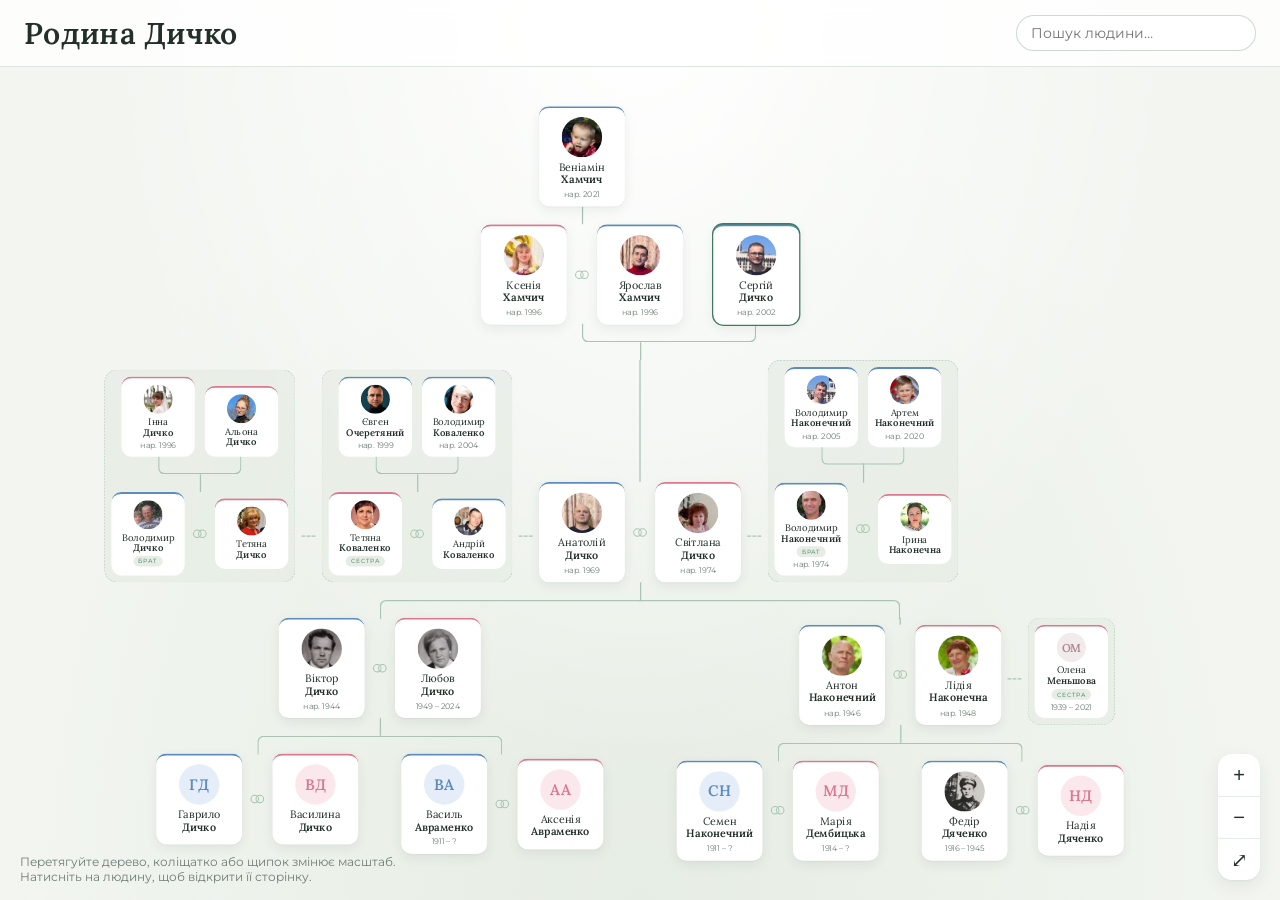
<file: index.html>
<!doctype html>
<html lang="uk">
<head>
  <meta charset="utf-8">
  <meta name="viewport" content="width=device-width, initial-scale=1">
  <title>Родина Дичко</title>
  <meta name="description" content="Родинне дерево родини Дичко: Дичко, Наконечні, Авраменки, Дяченки. Історії, фото й документи.">
  <meta property="og:type" content="website">
  <meta property="og:site_name" content="Родина Дичко">
  <meta property="og:title" content="Родина Дичко">
  <meta property="og:description" content="Родинне дерево: Дичко, Наконечні, Авраменки, Дяченки. Історії, фото й документи.">
  <meta property="og:url" content="https://family.dychkos.dev/">
  <meta property="og:image" content="https://family.dychkos.dev/og.png">
  <meta property="og:image:width" content="1200">
  <meta property="og:image:height" content="630">
  <meta property="og:locale" content="uk_UA">
  <meta name="twitter:card" content="summary_large_image">
  <meta name="twitter:image" content="https://family.dychkos.dev/og.png">
  <link rel="preconnect" href="https://fonts.googleapis.com">
  <link rel="preconnect" href="https://fonts.gstatic.com" crossorigin>
  <link href="https://fonts.googleapis.com/css2?family=Lora:ital,wght@0,500;0,600;1,500&family=Montserrat:wght@400;500;600&display=swap" rel="stylesheet">
  <link rel="stylesheet" href="css/style.css">
</head>
<body class="page-tree">
  <header class="topbar">
    <div class="brand">
      <h1 id="title">Родинне дерево</h1>
      <p id="subtitle"></p>
    </div>
    <div class="tools">
      <div class="search">
        <input id="search" type="search" placeholder="Пошук людини…" autocomplete="off" aria-label="Пошук людини">
        <ul id="search-results" class="search-results" hidden></ul>
      </div>
    </div>
  </header>

  <main id="viewport" class="viewport">
    <div id="tree" class="tree"></div>
  </main>

  <div class="zoom" role="group" aria-label="Масштаб">
    <button id="zoom-in" title="Збільшити" aria-label="Збільшити">+</button>
    <button id="zoom-out" title="Зменшити" aria-label="Зменшити">−</button>
    <button id="zoom-fit" title="Вмістити все" aria-label="Вмістити все">⤢</button>
  </div>

  <p class="hint">Перетягуйте дерево, коліщатко або щипок змінює масштаб. Натисніть на людину, щоб відкрити її сторінку.</p>

  <script src="data/family.js"></script>
  <script src="js/common.js"></script>
  <script src="js/tree.js"></script>
</body>
</html>
</file>
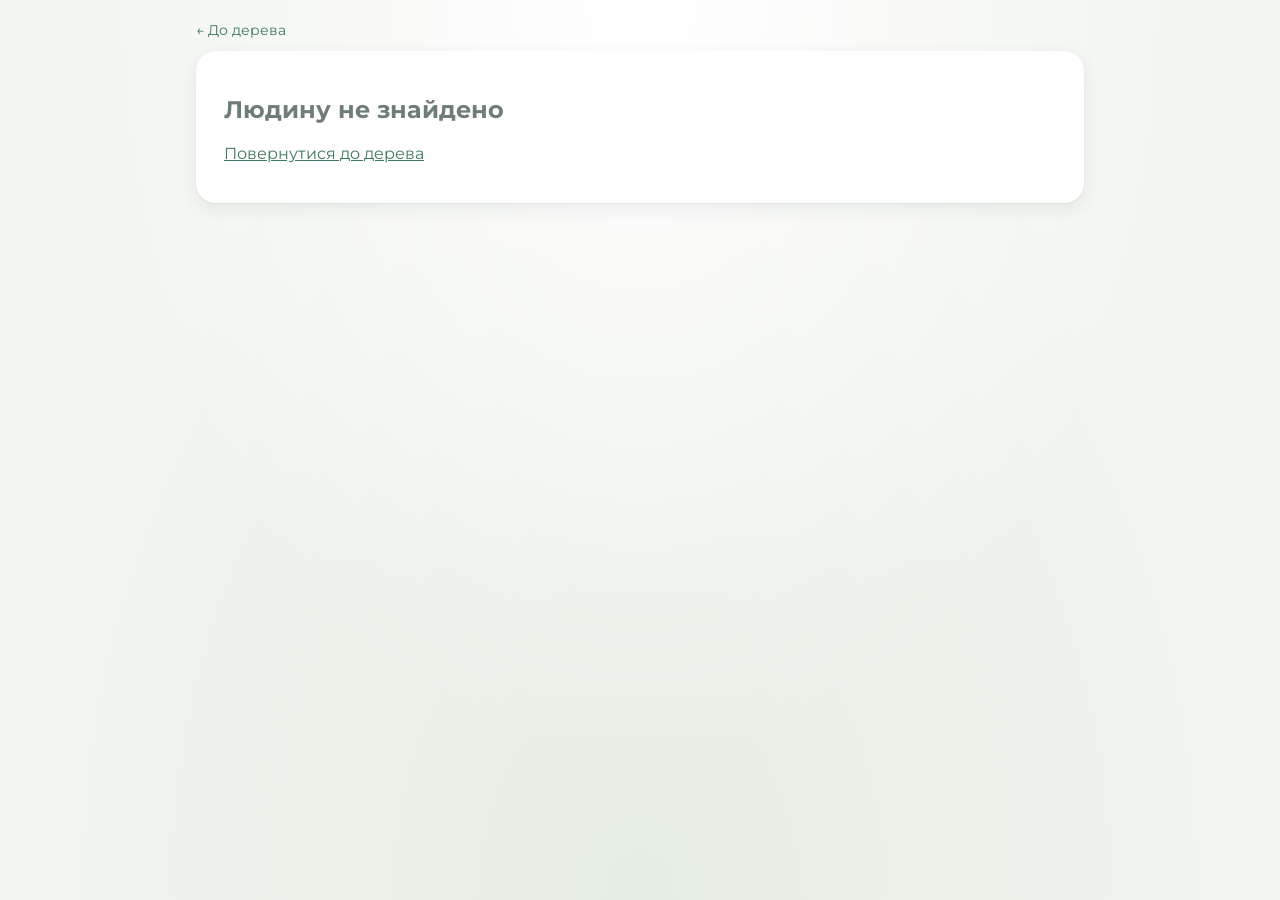
<file: person.html>
<!doctype html>
<html lang="uk">
<head>
  <meta charset="utf-8">
  <meta name="viewport" content="width=device-width, initial-scale=1">
  <title>Родина Дичко</title>
  <meta name="description" content="Родинне дерево родини Дичко: Дичко, Наконечні, Авраменки, Дяченки. Історії, фото й документи.">
  <meta property="og:type" content="website">
  <meta property="og:site_name" content="Родина Дичко">
  <meta property="og:title" content="Родина Дичко">
  <meta property="og:description" content="Родинне дерево: Дичко, Наконечні, Авраменки, Дяченки. Історії, фото й документи.">
  <meta property="og:image" content="https://family.dychkos.dev/og.png">
  <meta property="og:image:width" content="1200">
  <meta property="og:image:height" content="630">
  <meta property="og:locale" content="uk_UA">
  <meta name="twitter:card" content="summary_large_image">
  <meta name="twitter:image" content="https://family.dychkos.dev/og.png">
  <link rel="preconnect" href="https://fonts.googleapis.com">
  <link rel="preconnect" href="https://fonts.gstatic.com" crossorigin>
  <link href="https://fonts.googleapis.com/css2?family=Lora:ital,wght@0,500;0,600;1,500&family=Montserrat:wght@400;500;600&display=swap" rel="stylesheet">
  <link rel="stylesheet" href="css/style.css">
</head>
<body class="page-person">
  <nav class="crumbs">
    <a id="back" href="index.html">← До дерева</a>
  </nav>
  <main id="person" class="person"></main>

  <script src="data/family.js"></script>
  <script src="js/common.js"></script>
  <script src="js/person.js"></script>
</body>
</html>
</file>
<file: css/style.css>
:root {
  --bg: #f2f5f0;
  --bg-2: #e6ede4;
  --paper: #ffffff;
  --ink: #23302a;
  --muted: #6e7d75;
  --line: #a9c4b2;
  --accent: #3d7a5e;
  --m: #5b8bc0;
  --f: #d9788f;
  --m-soft: #e5eef8;
  --f-soft: #fbe8ec;
  --shadow: 0 1px 2px rgba(35, 60, 45, .06), 0 6px 18px rgba(35, 60, 45, .08);
  --shadow-hover: 0 2px 4px rgba(35, 60, 45, .08), 0 14px 28px rgba(35, 60, 45, .14);
  --serif: "Lora", Georgia, serif;
  --sans: "Montserrat", system-ui, -apple-system, sans-serif;
  color-scheme: light;
}

@media (prefers-color-scheme: dark) {
  :root {
    --bg: #161c19;
    --bg-2: #1d2521;
    --paper: #232c27;
    --ink: #e8efe9;
    --muted: #9aaba1;
    --line: #4f6b5b;
    --accent: #7fc4a0;
    --m: #8db5e0;
    --f: #ee9fb1;
    --m-soft: #26323f;
    --f-soft: #3a2a30;
    --shadow: 0 1px 2px rgba(0, 0, 0, .3), 0 6px 18px rgba(0, 0, 0, .3);
    --shadow-hover: 0 2px 4px rgba(0, 0, 0, .35), 0 14px 28px rgba(0, 0, 0, .4);
    color-scheme: dark;
  }
}

* { box-sizing: border-box; }
[hidden] { display: none !important; }

html, body { margin: 0; }

body {
  font-family: var(--sans);
  color: var(--ink);
  background: var(--bg);
  background-image: radial-gradient(ellipse at top, var(--paper) 0%, transparent 60%),
                    radial-gradient(ellipse at bottom, var(--bg-2) 0%, transparent 70%);
  background-attachment: fixed;
  min-height: 100vh;
  -webkit-font-smoothing: antialiased;
}

a { color: var(--accent); }

/* ---------- Верхня панель ---------- */

.page-tree { height: 100vh; height: 100dvh; overflow: hidden; display: flex; flex-direction: column; }

.topbar {
  display: flex;
  align-items: center;
  justify-content: space-between;
  gap: 16px;
  flex-wrap: wrap;
  padding: 14px 24px;
  border-bottom: 1px solid color-mix(in srgb, var(--line) 40%, transparent);
  background: color-mix(in srgb, var(--paper) 80%, transparent);
  backdrop-filter: blur(8px);
  position: relative;
  z-index: 10;
}

.brand h1 {
  font-family: var(--serif);
  font-weight: 600;
  font-size: 30px;
  margin: 0;
  letter-spacing: .01em;
}
.brand p { margin: 2px 0 0; color: var(--muted); font-size: 13px; }
.brand p:empty { display: none; }

.tools { display: flex; gap: 12px; align-items: center; flex-wrap: wrap; }

select, input[type="search"] {
  font: inherit;
  font-size: 14px;
  color: var(--ink);
  background: var(--paper);
  border: 1px solid color-mix(in srgb, var(--line) 60%, transparent);
  border-radius: 999px;
  padding: 8px 14px;
  outline: none;
}
select:focus, input[type="search"]:focus { border-color: var(--accent); }

.search { position: relative; }
.search input { width: 240px; }

.search-results {
  position: absolute;
  right: 0;
  top: calc(100% + 6px);
  width: 300px;
  margin: 0;
  padding: 6px;
  list-style: none;
  background: var(--paper);
  border-radius: 14px;
  box-shadow: var(--shadow);
  border: 1px solid color-mix(in srgb, var(--line) 40%, transparent);
}
.search-results button {
  display: flex; gap: 10px; align-items: center;
  width: 100%;
  padding: 8px;
  font: inherit; color: inherit; text-align: left;
  background: none; border: 0; border-radius: 10px;
  cursor: pointer;
}
.search-results button:hover { background: var(--bg-2); }
.search-results small { display: block; color: var(--muted); font-size: 12px; }
.search-results .none { padding: 10px; color: var(--muted); font-size: 14px; }

/* ---------- Полотно дерева ---------- */

.viewport {
  flex: 1;
  position: relative;
  overflow: hidden;
  cursor: grab;
  touch-action: none;
  user-select: none;
}
.viewport.dragging { cursor: grabbing; }

.tree {
  position: absolute;
  top: 0; left: 0;
  transform-origin: 0 0;
  padding: 24px;
  width: max-content;
}
.tree.animate { transition: transform .4s ease; }

.empty { padding: 40px; color: var(--muted); }

.tree { display: flex; flex-direction: column; align-items: center; }

.tree ul {
  display: flex;
  justify-content: center;
  margin: 0;
  padding: 0;
  position: relative;
}
.tree li {
  list-style: none;
  position: relative;
  padding: 0 24px;
  display: flex;
  flex-direction: column;
  align-items: center;
}

/* Верхній ряд (людина з братами й сестрами): лінії сходяться донизу до батьків */
.sibs.has-parents { padding-bottom: 28px; }
.sibs.has-parents > li { padding-bottom: 28px; }
.sibs.has-parents::after {
  content: "";
  position: absolute;
  bottom: 0;
  left: 50%;
  height: 28px;
  border-left: 2px solid var(--line);
}
.sibs.has-parents > li::before,
.sibs.has-parents > li::after {
  content: "";
  position: absolute;
  bottom: 0;
  right: 50%;
  width: 50%;
  height: 28px;
  border-bottom: 2px solid var(--line);
}
.sibs.has-parents > li::after { right: auto; left: 50%; border-left: 2px solid var(--line); }
.sibs.has-parents > li:first-child::before,
.sibs.has-parents > li:last-child::after { border: 0 none; }
.sibs.has-parents > li:last-child::before { border-right: 2px solid var(--line); border-radius: 0 0 10px 0; }
.sibs.has-parents > li:first-child::after { border-radius: 0 0 0 10px; }
.sibs.has-parents > li:only-child { padding-bottom: 0; }
.sibs.has-parents > li:only-child::before,
.sibs.has-parents > li:only-child::after { display: none; }
.sibs > li { justify-content: flex-end; }

/* Предки: від кожної пари лінії розходяться донизу до їхніх батьків */
.anc ul:not(.sibs) { padding-top: 28px; }
.anc ul:not(.sibs) > li { padding-top: 28px; }
.anc ul:not(.sibs) > li::before,
.anc ul:not(.sibs) > li::after {
  content: "";
  position: absolute;
  top: 0;
  right: 50%;
  width: 50%;
  height: 28px;
  border-top: 2px solid var(--line);
}
.anc ul:not(.sibs) > li::after { right: auto; left: 50%; border-left: 2px solid var(--line); }
.anc ul:not(.sibs) > li:only-child::before,
.anc ul:not(.sibs) > li:only-child::after { display: none; }
.anc ul:not(.sibs) > li:only-child { padding-top: 0; }
.anc ul:not(.sibs) > li:first-child::before,
.anc ul:not(.sibs) > li:last-child::after { border: 0 none; }
.anc ul:not(.sibs) > li:last-child::before { border-right: 2px solid var(--line); border-radius: 0 10px 0 0; }
.anc ul:not(.sibs) > li:first-child::after { border-radius: 10px 0 0 0; }
.anc ul:not(.sibs)::before {
  content: "";
  position: absolute;
  top: 0;
  left: 50%;
  height: 28px;
  border-left: 2px solid var(--line);
}

.couple {
  display: flex;
  align-items: center;
  gap: 10px;
  position: relative;
  z-index: 1;
}

.rings { display: inline-flex; color: var(--line); }
.rings svg { width: 28px; height: 16px; fill: none; stroke: currentColor; stroke-width: 1.6; }

/* ---------- Картка людини ---------- */

.card {
  width: 136px;
  padding: 14px 10px 12px;
  display: flex;
  flex-direction: column;
  align-items: center;
  gap: 6px;
  text-decoration: none;
  color: var(--ink);
  background: var(--paper);
  border-radius: 16px;
  border-top: 3px solid var(--m);
  box-shadow: var(--shadow);
  transition: transform .15s ease, box-shadow .15s ease;
  -webkit-user-drag: none;
}
.card.f { border-top-color: var(--f); }
.card:hover { transform: translateY(-3px); box-shadow: var(--shadow-hover); }
.card.focused { outline: 3px solid var(--accent); outline-offset: 3px; }
.card.me { box-shadow: 0 0 0 2px var(--accent), var(--shadow); }
.card.ghost {
  background: transparent;
  border: 2px dashed var(--line);
  box-shadow: none;
  color: var(--muted);
}
.card.ghost:hover { transform: none; }
.card.ghost .avatar { background: var(--bg-2); color: var(--muted); }

.card-name {
  font-family: var(--serif);
  font-size: 17px;
  line-height: 1.15;
  text-align: center;
}
.card-name b { display: block; font-weight: 600; }
.card-years { font-size: 12px; color: var(--muted); letter-spacing: .02em; }
.card-note {
  font-size: 11px;
  text-transform: uppercase;
  letter-spacing: .08em;
  color: var(--accent);
}

.sib-dash { width: 22px; border-top: 2px dashed var(--line); flex: none; }

/* Ряд предків: пара по центру, брати й сестри з сім'ями по боках */
.gen-row {
  display: grid;
  grid-template-columns: 1fr auto 1fr;
  align-items: end;
  column-gap: 10px;
}
.gen-side { display: flex; align-items: flex-end; gap: 10px; }
.gen-side.left { justify-content: flex-end; }
.gen-side.right { justify-content: flex-start; }
/* Пунктир між братом/сестрою і предком на рівні середини картки */
.gen-side > .sib-dash { margin-bottom: 72px; }
/* Лінія згори доходить до пари, навіть якщо бокові гілки вищі за неї */
.gen-mid {
  align-self: stretch;
  display: flex;
  flex-direction: column;
  align-items: center;
}
.gen-mid::before { content: ""; flex: 1; border-left: 2px solid var(--line); }

/* Брати й сестри предків з сім'ями: пунктирна рамка, менші картки */
.side-group {
  display: flex;
  flex-direction: column;
  align-items: center;
  padding: 10px;
  background: color-mix(in srgb, var(--bg-2) 70%, transparent);
  border: 1.5px dashed var(--line);
  border-radius: 20px;
}
.side-group li { padding-left: 8px; padding-right: 8px; }
.card.side {
  width: 116px;
  padding: 10px 8px;
  gap: 4px;
  box-shadow: none;
}
.card.side .avatar { width: 46px; height: 46px; font-size: 18px; }
.card.side .card-name { font-size: 15px; }
.card.side .card-note {
  padding: 2px 8px;
  border-radius: 999px;
  background: var(--bg-2);
  font-size: 10px;
}

.card.deceased .avatar { filter: grayscale(.6); }

/* ---------- Аватари ---------- */

.avatar {
  width: 64px; height: 64px;
  border-radius: 50%;
  object-fit: cover;
  flex: none;
  -webkit-user-drag: none;
}
.avatar-empty {
  display: inline-flex;
  align-items: center;
  justify-content: center;
  font-family: var(--serif);
  font-size: 24px;
  font-weight: 600;
  background: var(--m-soft);
  color: var(--m);
}
.avatar-empty.f { background: var(--f-soft); color: var(--f); }
.avatar-sm { width: 40px; height: 40px; font-size: 16px; }
.avatar-xl { width: 200px; height: 200px; font-size: 64px; border: 6px solid var(--paper); box-shadow: var(--shadow); }

/* ---------- Масштаб ---------- */

.zoom {
  position: fixed;
  right: 20px; bottom: 20px;
  display: flex;
  flex-direction: column;
  background: var(--paper);
  border-radius: 14px;
  box-shadow: var(--shadow);
  overflow: hidden;
  z-index: 5;
}
.zoom button {
  width: 42px; height: 42px;
  font-size: 20px;
  color: var(--ink);
  background: none;
  border: 0;
  cursor: pointer;
}
.zoom button + button { border-top: 1px solid color-mix(in srgb, var(--line) 30%, transparent); }
.zoom button:hover { background: var(--bg-2); }

.hint {
  position: fixed;
  left: 20px; bottom: 16px;
  margin: 0;
  max-width: 420px;
  font-size: 12px;
  color: var(--muted);
  pointer-events: none;
}

/* ---------- Сторінка людини ---------- */

.crumbs { max-width: 920px; margin: 0 auto; padding: 20px 16px 0; }
.crumbs a { text-decoration: none; font-size: 14px; }
.crumbs a:hover { text-decoration: underline; }

.person { max-width: 920px; margin: 0 auto; padding: 12px 16px 48px; }

.hero {
  display: flex;
  gap: 36px;
  align-items: center;
  padding: 28px 0 32px;
}
.hero-text h1 {
  font-family: var(--serif);
  font-weight: 500;
  font-size: 52px;
  line-height: 1;
  margin: 0 0 6px;
}
.hero-text h1 span { font-weight: 600; display: block; }
.patronymic { font-family: var(--serif); font-style: italic; font-size: 22px; margin: 0 0 4px; color: var(--muted); }
.maiden { margin: 0 0 12px; font-size: 14px; color: var(--muted); }

.vitals { display: grid; gap: 10px; margin: 18px 0 0; }
.vitals div { display: grid; grid-template-columns: 120px 1fr; gap: 12px; }
.vitals dt { color: var(--muted); font-size: 13px; text-transform: uppercase; letter-spacing: .06em; padding-top: 2px; }
.vitals dd { margin: 0; }
.place { display: block; color: var(--muted); font-size: 14px; }

.panel {
  background: var(--paper);
  border-radius: 20px;
  box-shadow: var(--shadow);
  padding: 24px 28px;
  margin-bottom: 20px;
}
.panel h2 {
  font-family: var(--serif);
  font-weight: 600;
  font-size: 26px;
  margin: 0 0 16px;
  color: var(--accent);
}

.facts { display: grid; grid-template-columns: repeat(auto-fill, minmax(220px, 1fr)); gap: 14px 24px; margin: 0; }
.facts dt { font-size: 12px; text-transform: uppercase; letter-spacing: .06em; color: var(--muted); }
.facts dd { margin: 4px 0 0; }
.facts .wide { grid-column: 1 / -1; }
.facts ul { margin: 0; padding-left: 18px; }
.facts li { line-height: 1.6; }

.bio p { line-height: 1.7; margin: 0 0 12px; }
.bio p:first-child::first-letter {
  font-family: var(--serif);
  float: left;
  font-size: 54px;
  line-height: .9;
  padding: 4px 8px 0 0;
  color: var(--accent);
}

.timeline { list-style: none; margin: 0; padding: 0 0 0 4px; }
.timeline li {
  display: grid;
  grid-template-columns: 140px 1fr;
  gap: 16px;
  padding: 0 0 16px 20px;
  position: relative;
  border-left: 2px solid color-mix(in srgb, var(--line) 50%, transparent);
}
.timeline li:last-child { padding-bottom: 0; }
.timeline li::before {
  content: "";
  position: absolute;
  left: -7px; top: 3px;
  width: 12px; height: 12px;
  border-radius: 50%;
  background: var(--paper);
  border: 2px solid var(--line);
}
.timeline time { color: var(--muted); font-size: 14px; }
.timeline p { margin: 4px 0 0; color: var(--muted); }

.rel-group + .rel-group { margin-top: 18px; }
.rel-group h3 { font-size: 12px; text-transform: uppercase; letter-spacing: .08em; color: var(--muted); margin: 0 0 10px; font-weight: 600; }
.mini-list { display: grid; grid-template-columns: repeat(auto-fill, minmax(220px, 1fr)); gap: 10px; }
.mini {
  display: flex; gap: 12px; align-items: center;
  padding: 10px 12px;
  border-radius: 14px;
  text-decoration: none;
  color: var(--ink);
  background: var(--bg);
  border-left: 3px solid var(--m);
  transition: background .15s;
}
.mini.f { border-left-color: var(--f); }
.mini:hover { background: var(--bg-2); }
.mini b { font-weight: 600; display: block; }
.mini small { color: var(--muted); font-size: 12px; }

.gallery { display: grid; grid-template-columns: repeat(auto-fill, minmax(180px, 1fr)); gap: 14px; }
.gallery figure { margin: 0; }
.gallery img { width: 100%; aspect-ratio: 4 / 3; object-fit: cover; border-radius: 12px; display: block; }
.gallery figcaption { font-size: 13px; color: var(--muted); margin-top: 6px; }

.sources { margin: 8px 4px 0; }
.sources h3 { font-size: 12px; text-transform: uppercase; letter-spacing: .08em; color: var(--muted); margin: 0 0 8px; font-weight: 600; }
.sources ul { margin: 0; padding-left: 18px; }
.sources li { font-size: 13px; line-height: 1.8; }
.sources a { color: var(--muted); }

.to-tree { text-align: center; margin-top: 28px; }

/* ---------- Мобільні ---------- */

@media (max-width: 640px) {
  .topbar { padding: 12px 16px; }
  .brand h1 { font-size: 24px; }
  .tools, .search, .search input { width: 100%; }
  .search-results { width: 100%; }
  .hint { display: none; }

  .hero { flex-direction: column; text-align: center; gap: 16px; }
  .hero-text h1 { font-size: 40px; }
  .avatar-xl { width: 150px; height: 150px; font-size: 48px; }
  .vitals div { grid-template-columns: 1fr; gap: 2px; text-align: center; }
  .panel { padding: 20px; }
  .timeline li { grid-template-columns: 1fr; gap: 2px; }
}
</file>
